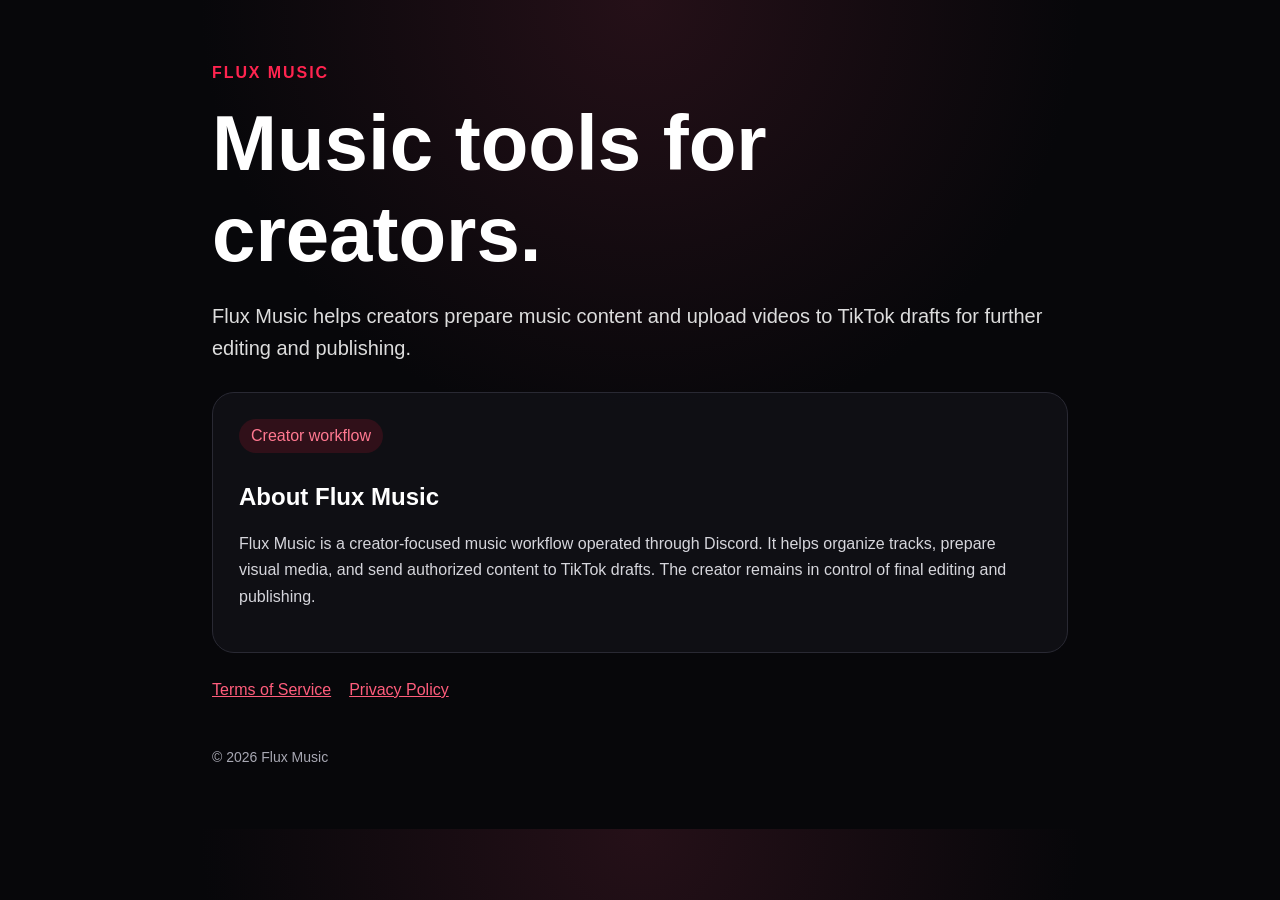
<file: index.html>
<!doctype html><html><head><meta charset="utf-8"><meta name="viewport" content="width=device-width,initial-scale=1">
<title>Flux Music</title><link rel="stylesheet" href="style.css"></head><body><main>
<div class="brand">FLUX MUSIC</div><h1>Music tools for creators.</h1>
<p class="lead">Flux Music helps creators prepare music content and upload videos to TikTok drafts for further editing and publishing.</p>
<div class="card"><span class="badge">Creator workflow</span><h2>About Flux Music</h2>
<p>Flux Music is a creator-focused music workflow operated through Discord. It helps organize tracks, prepare visual media, and send authorized content to TikTok drafts. The creator remains in control of final editing and publishing.</p></div>
<nav><a href="terms.html">Terms of Service</a><a href="privacy.html">Privacy Policy</a></nav>
<footer>© 2026 Flux Music</footer></main></body></html>
</file>
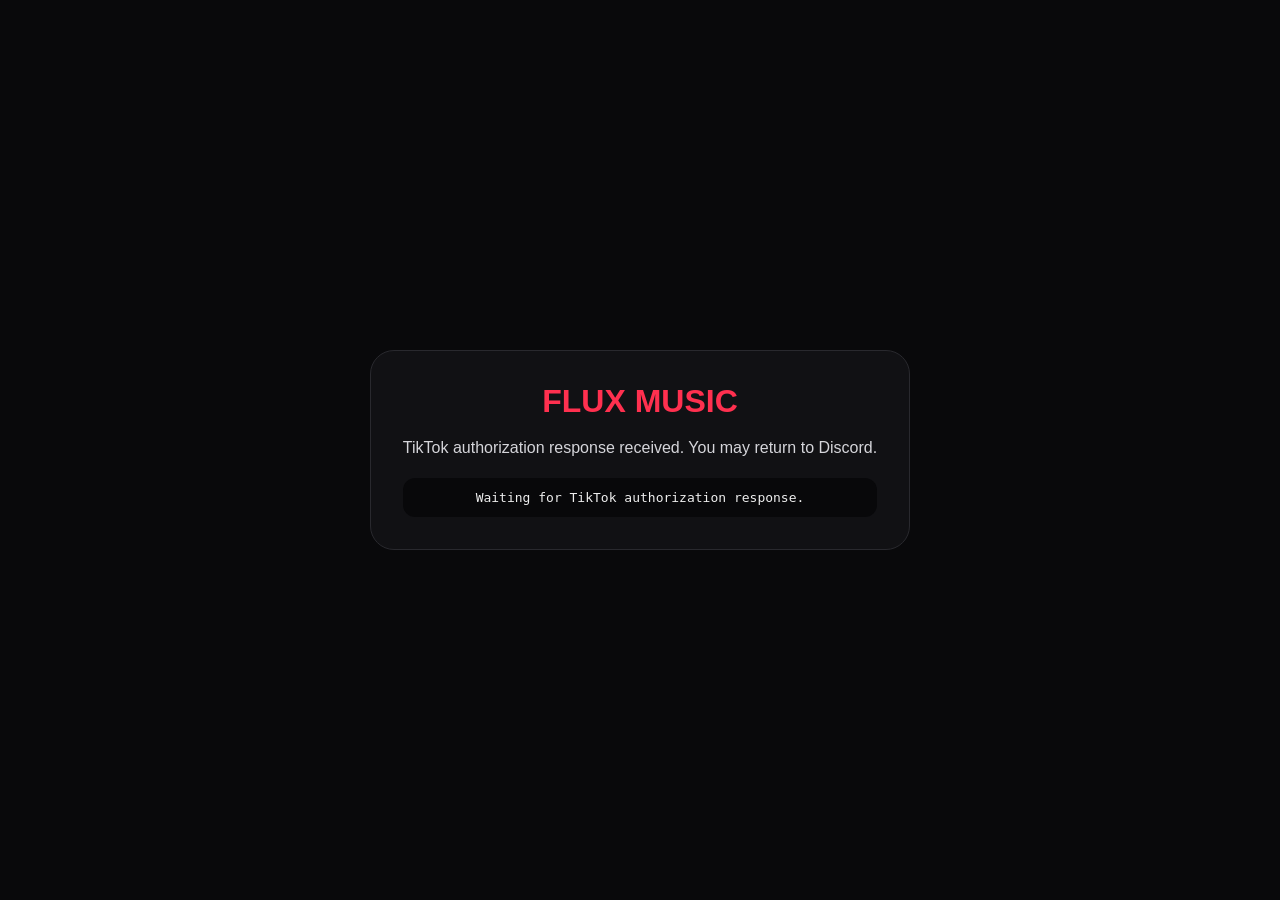
<file: callback.html>
<!doctype html>
<html lang="en">
<head>
  <meta charset="utf-8">
  <meta name="viewport" content="width=device-width,initial-scale=1">
  <meta name="robots" content="noindex">
  <title>Flux Music — TikTok Authorization</title>
  <style>
    body{margin:0;background:#09090b;color:#fff;font-family:Arial,sans-serif;display:grid;place-items:center;min-height:100vh}
    .card{max-width:560px;margin:24px;padding:32px;border:1px solid #29292e;border-radius:24px;background:#111114;text-align:center}
    h1{margin:0 0 12px;color:#ff304f} p{line-height:1.55;color:#d5d5da}
    code{display:block;margin-top:18px;padding:12px;background:#08080a;border-radius:12px;word-break:break-all;color:#eee}
  </style>
</head>
<body>
  <main class="card">
    <h1>FLUX MUSIC</h1>
    <p id="status">TikTok authorization response received. You may return to Discord.</p>
    <code id="result">Checking callback…</code>
  </main>
  <script>
    const p = new URLSearchParams(location.search);
    const code = p.get("code");
    const error = p.get("error");
    const result = document.getElementById("result");
    if (code) {
      result.textContent = "Authorization code received successfully.";
    } else if (error) {
      result.textContent = "TikTok authorization failed: " + error;
    } else {
      result.textContent = "Waiting for TikTok authorization response.";
    }
  </script>
</body>
</html>
</file>
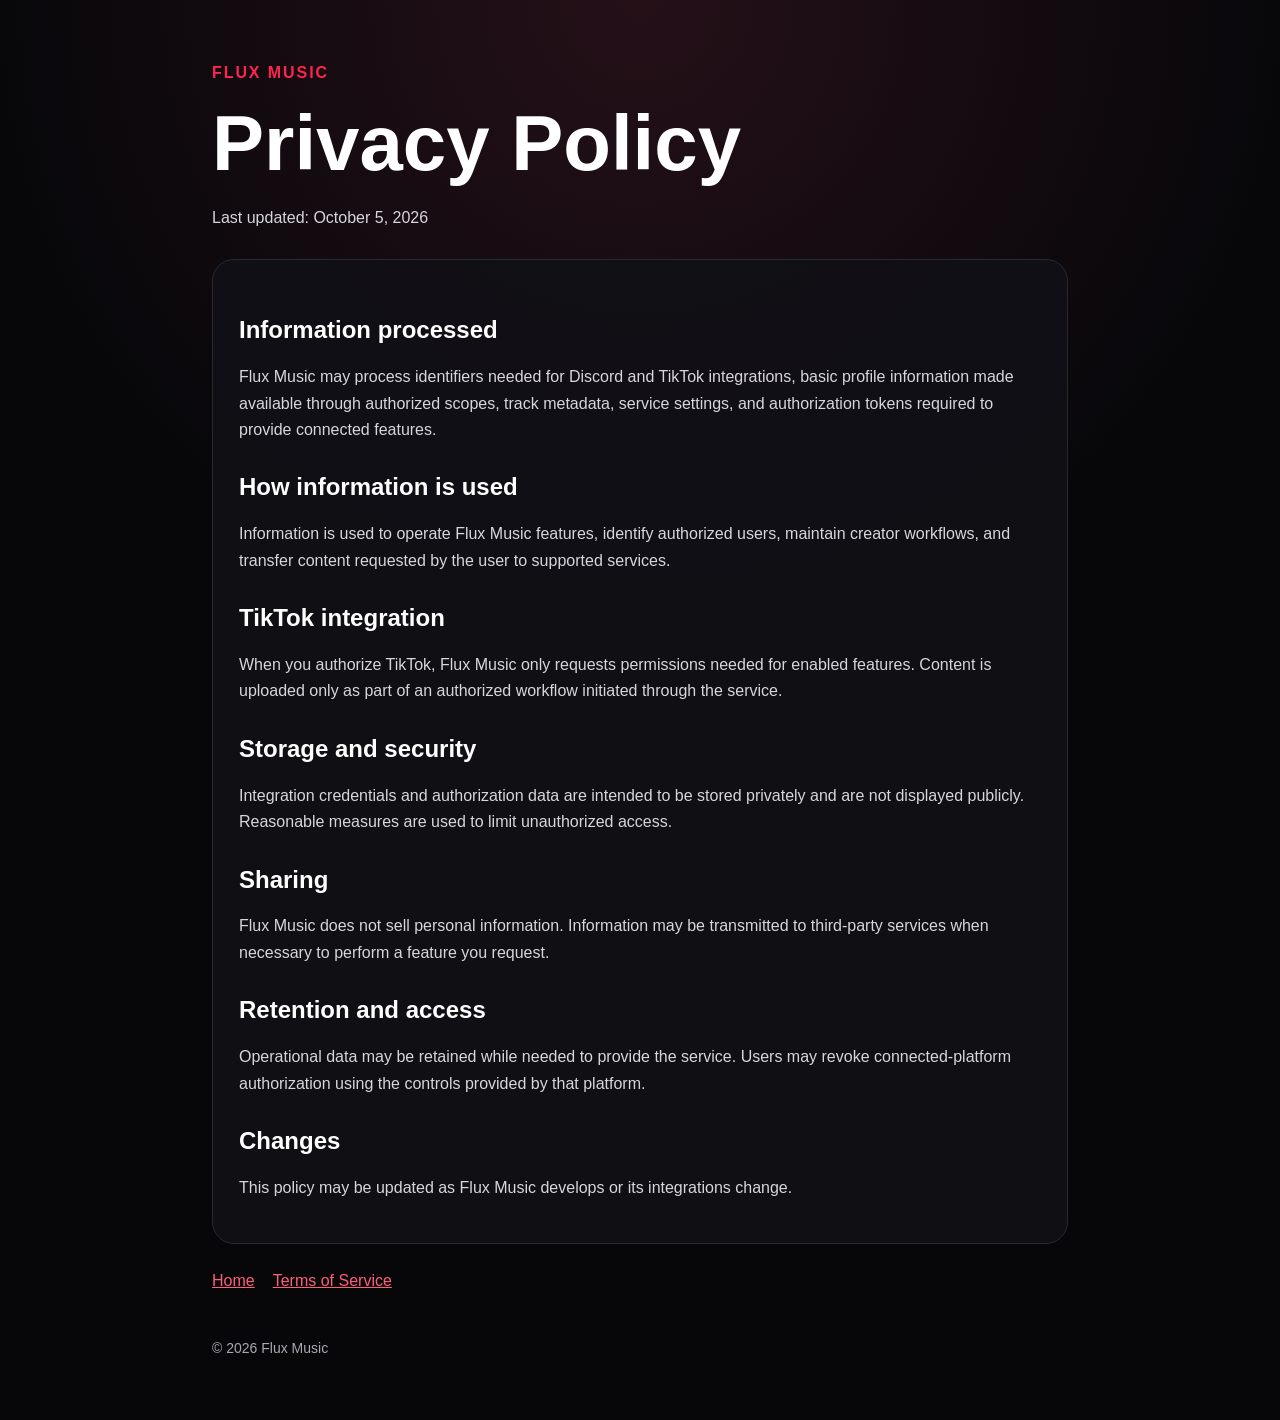
<file: privacy.html>
<!doctype html><html><head><meta charset="utf-8"><meta name="viewport" content="width=device-width,initial-scale=1">
<title>Privacy Policy — Flux Music</title><link rel="stylesheet" href="style.css"></head><body><main>
<div class="brand">FLUX MUSIC</div><h1>Privacy Policy</h1><p>Last updated: October 5, 2026</p>
<div class="card">
<h2>Information processed</h2><p>Flux Music may process identifiers needed for Discord and TikTok integrations, basic profile information made available through authorized scopes, track metadata, service settings, and authorization tokens required to provide connected features.</p>
<h2>How information is used</h2><p>Information is used to operate Flux Music features, identify authorized users, maintain creator workflows, and transfer content requested by the user to supported services.</p>
<h2>TikTok integration</h2><p>When you authorize TikTok, Flux Music only requests permissions needed for enabled features. Content is uploaded only as part of an authorized workflow initiated through the service.</p>
<h2>Storage and security</h2><p>Integration credentials and authorization data are intended to be stored privately and are not displayed publicly. Reasonable measures are used to limit unauthorized access.</p>
<h2>Sharing</h2><p>Flux Music does not sell personal information. Information may be transmitted to third-party services when necessary to perform a feature you request.</p>
<h2>Retention and access</h2><p>Operational data may be retained while needed to provide the service. Users may revoke connected-platform authorization using the controls provided by that platform.</p>
<h2>Changes</h2><p>This policy may be updated as Flux Music develops or its integrations change.</p>
</div><nav><a href="index.html">Home</a><a href="terms.html">Terms of Service</a></nav>
<footer>© 2026 Flux Music</footer></main></body></html>
</file>
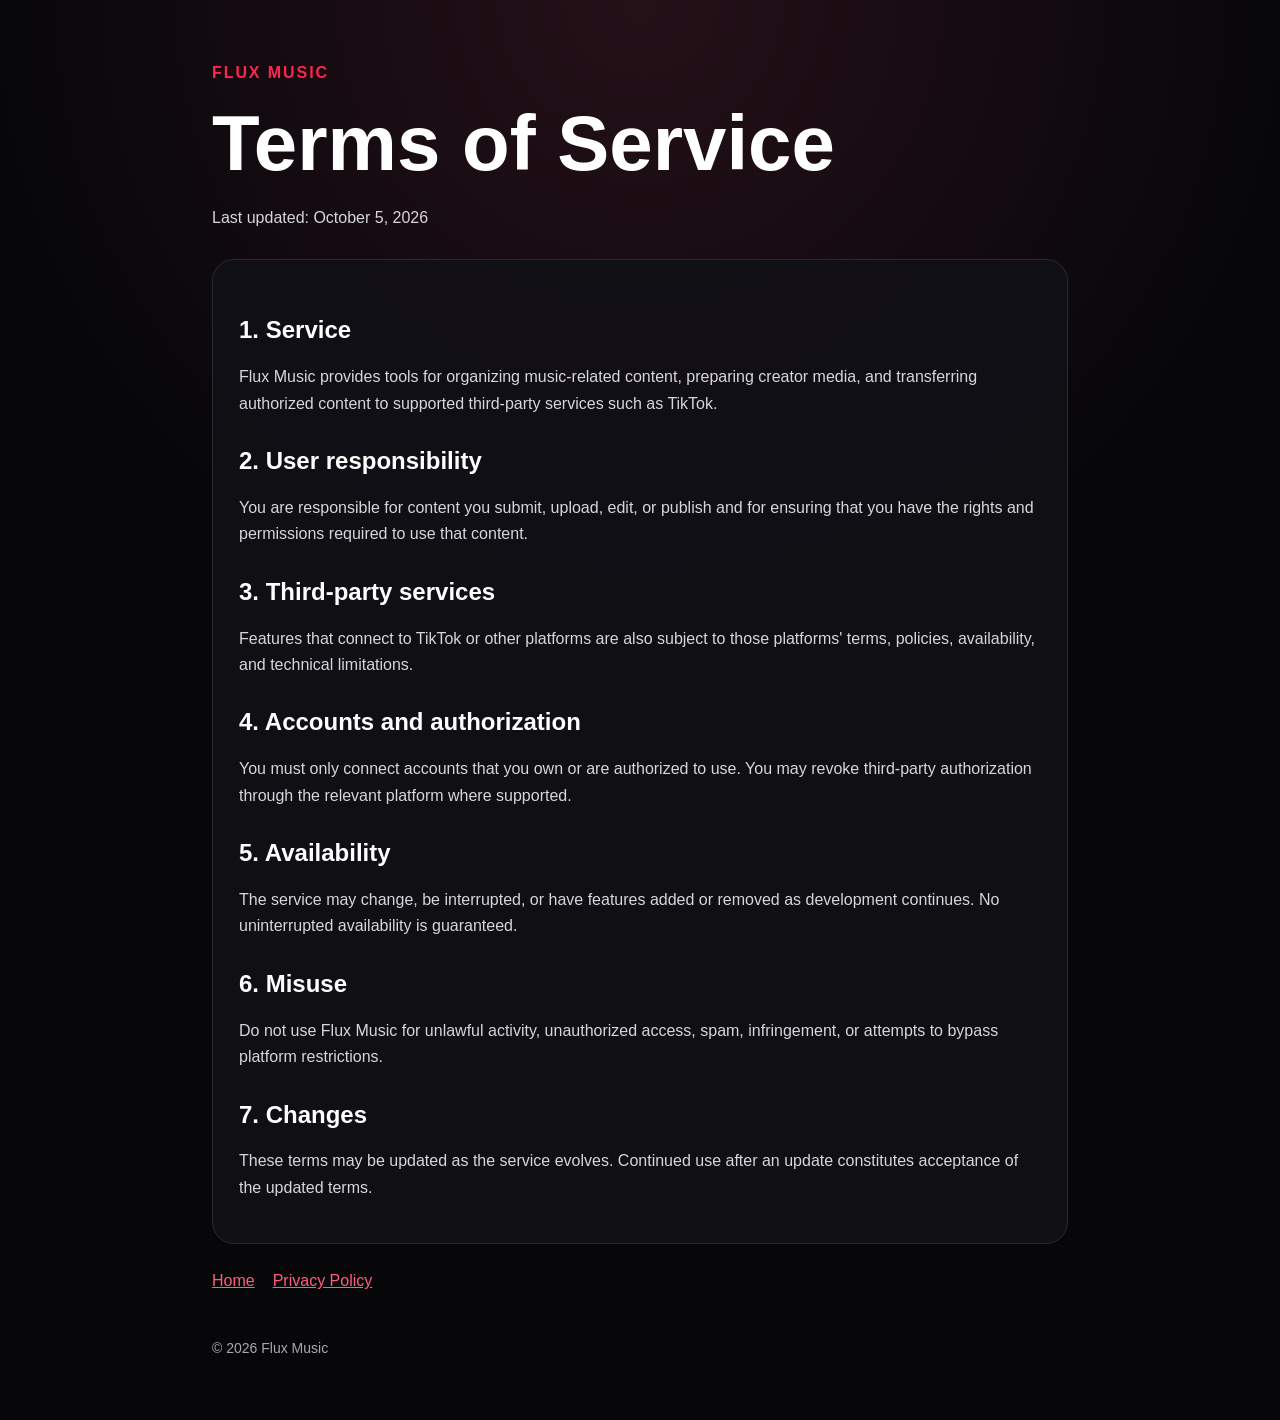
<file: terms.html>
<!doctype html><html><head><meta charset="utf-8"><meta name="viewport" content="width=device-width,initial-scale=1">
<title>Terms of Service — Flux Music</title><link rel="stylesheet" href="style.css"></head><body><main>
<div class="brand">FLUX MUSIC</div><h1>Terms of Service</h1><p>Last updated: October 5, 2026</p>
<div class="card">
<h2>1. Service</h2><p>Flux Music provides tools for organizing music-related content, preparing creator media, and transferring authorized content to supported third-party services such as TikTok.</p>
<h2>2. User responsibility</h2><p>You are responsible for content you submit, upload, edit, or publish and for ensuring that you have the rights and permissions required to use that content.</p>
<h2>3. Third-party services</h2><p>Features that connect to TikTok or other platforms are also subject to those platforms' terms, policies, availability, and technical limitations.</p>
<h2>4. Accounts and authorization</h2><p>You must only connect accounts that you own or are authorized to use. You may revoke third-party authorization through the relevant platform where supported.</p>
<h2>5. Availability</h2><p>The service may change, be interrupted, or have features added or removed as development continues. No uninterrupted availability is guaranteed.</p>
<h2>6. Misuse</h2><p>Do not use Flux Music for unlawful activity, unauthorized access, spam, infringement, or attempts to bypass platform restrictions.</p>
<h2>7. Changes</h2><p>These terms may be updated as the service evolves. Continued use after an update constitutes acceptance of the updated terms.</p>
</div><nav><a href="index.html">Home</a><a href="privacy.html">Privacy Policy</a></nav>
<footer>© 2026 Flux Music</footer></main></body></html>
</file>
<file: style.css>
:root{color-scheme:dark;--red:#ff244f;--bg:#07070a;--card:#111117;--muted:#a8a8b3}
*{box-sizing:border-box}body{margin:0;font-family:Arial,sans-serif;background:radial-gradient(circle at top,#251018,#07070a 42%);color:#fff}
main{max-width:900px;margin:auto;padding:64px 22px}.brand{font-weight:900;letter-spacing:.12em;color:var(--red)}
h1{font-size:clamp(40px,9vw,78px);margin:16px 0}.lead{font-size:20px;color:#ddd;line-height:1.6}
.card{background:#111117dd;border:1px solid #292933;border-radius:22px;padding:26px;margin:28px 0}
h2{margin-top:30px}p,li{line-height:1.65;color:#d6d6dc}a{color:#ff5d7c}nav a{margin-right:18px}
.badge{display:inline-block;padding:8px 12px;border-radius:999px;background:#301019;color:#ff7890}
footer{margin-top:50px;color:var(--muted);font-size:14px}
</file>
